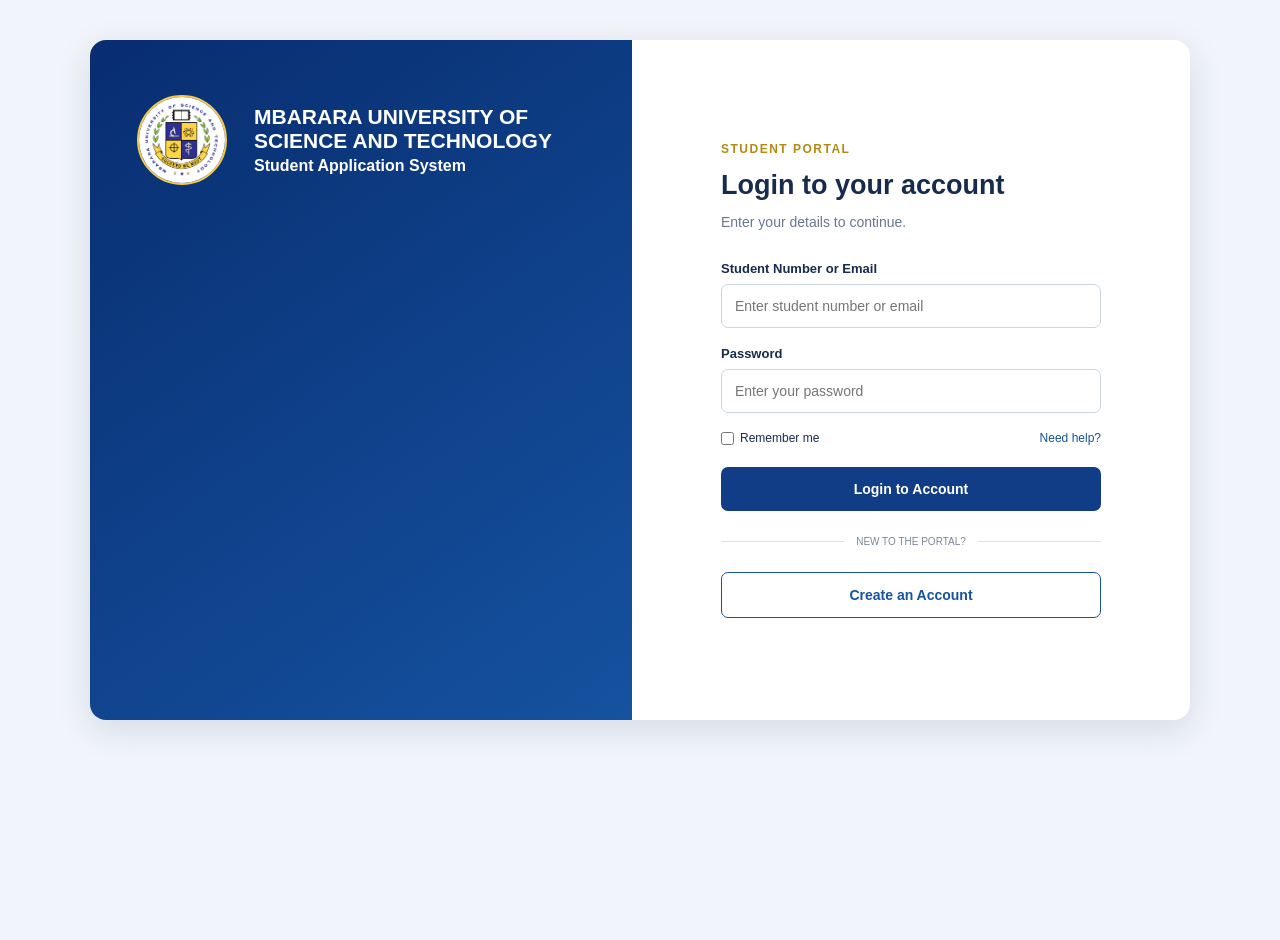
<file: index.html>
<!DOCTYPE html>
<html>
<head>
    <meta charset="UTF-8">
    <meta name="viewport" content="width=device-width, initial-scale=1.0">
    <title>Mbarara University of Science Application System | Login</title>
    <link rel="stylesheet" href="style.css">
</head>

<body>
    <main class="page-container">

        <section class="welcome-panel">
            <div class="brand">
                <img src ="MUST.jpg"
                alt ="MUST university Logo"
                class="brand-logo">
                <div>
                    <h2>MBARARA UNIVERSITY OF SCIENCE AND TECHNOLOGY</h2>
                    <p>Student Application System</p>
                </div>
            </div>
        </section>

        <section class="form-panel">
            <div class="form-content">
                <p class="eyebrow">STUDENT PORTAL</p>
                <h1>Login to your account</h1>
                <p class="subtitle">
                    Enter your details to continue.
                </p>

                <form id ="loginForm">
                    <div class="form-group">
                        <label for="student">Student Number or Email</label>
                        <input
                            type="text"
                            id="student"
                            name="student"
                            placeholder="Enter student number or email"
                            autocomplete="username"
                            required>
                    </div>

                    <div class="form-group">
                        <label for="password">Password</label>
                        <input
                            type="password"
                            id="password"
                            name="password"
                            placeholder="Enter your password"
                            autocomplete="current-password"
                            required>
                    </div>

                    <div class="form-options">
                        <label class="remember">
                            <input type="checkbox" name="remember">
                            Remember me
                        </label>

                        <a href="mailto:support@must.ac.ug">
                            Need help?
                        </a>
                    </div>

                    <button type="submit" class="btn-primary">
                        Login to Account
                    </button>
                </form>
                <p id="message"></p>

                <div class="separator">
                    <span>NEW TO THE PORTAL?</span>
                </div>

                <a href="Register.html" class="btn-secondary">
                    Create an Account
                </a>
            </div>
        </section>

    </main>
    <script src="script.js"></script>
</body>
</body>
</html>
</file>
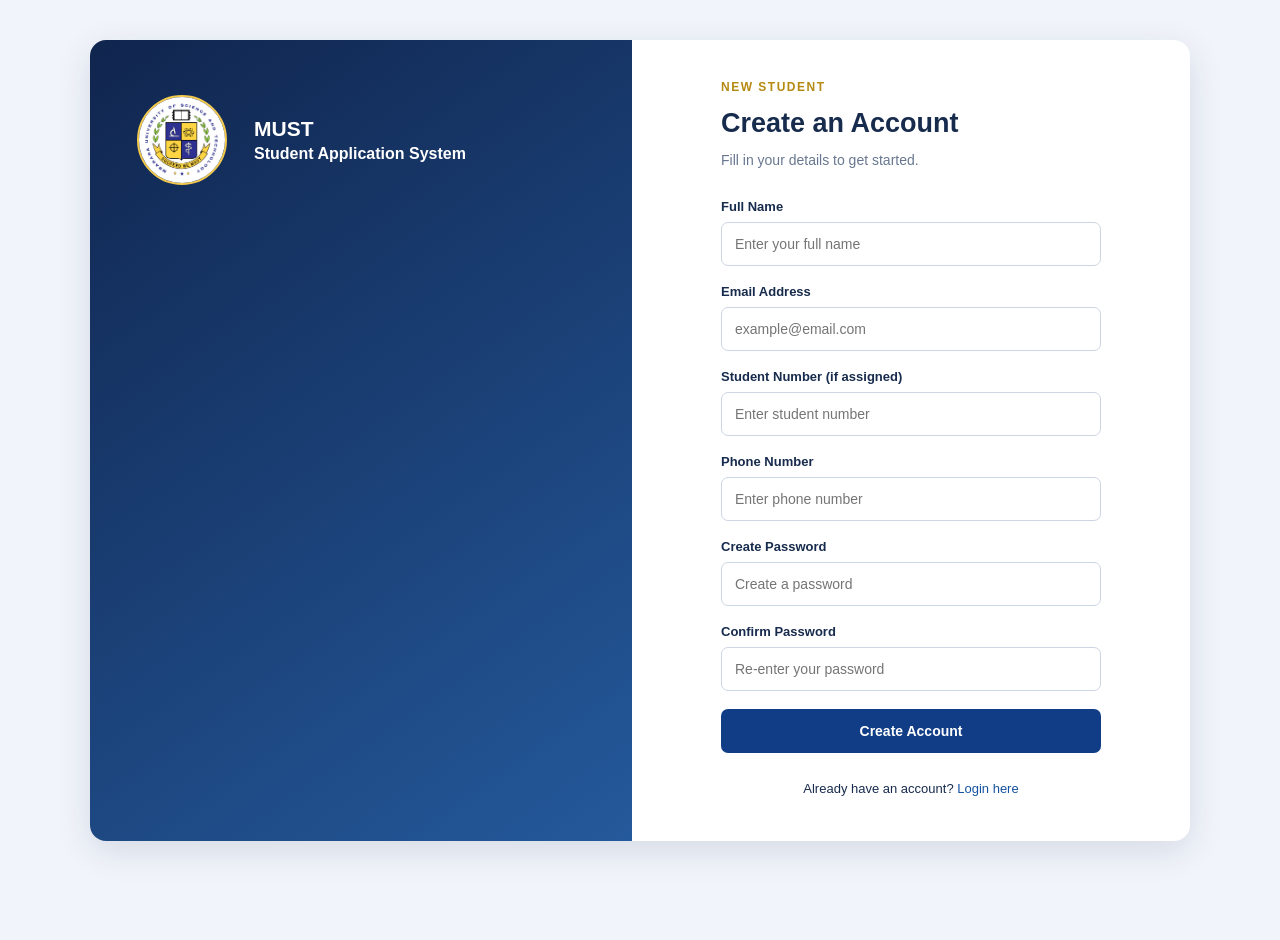
<file: Register.html>
<!DOCTYPE html>
<html>

<head>
    <meta charset="UTF-8">
    <meta name="viewport" content="width=device-width, initial-scale=1.0">

    <title>MUST Application System | Create Account</title>

    <link rel="stylesheet" href="style.css">
</head>

<body>

    <main class="page-container">

        <section class="welcome-panel register-welcome">

            <div class="brand">

                <img src="MUST.jpg"
                     alt="MUST University Logo"
                     class="brand-logo">

                <div>
                    <h2>MUST</h2>
                    <p>Student Application System</p>
                </div>

            </div>

        </section>

        <section class="form-panel">

            <div class="form-content">

                <p class="eyebrow">NEW STUDENT</p>

                <h1>Create an Account</h1>

                <p class="subtitle">
                    Fill in your details to get started.
                </p>

                <form id="registerForm">

                    <div class="form-group">
                        <label for="fullname">Full Name</label>

                        <input
                            type="text"
                            id="fullname"
                            name="fullname"
                            placeholder="Enter your full name"
                            autocomplete="name"
                            required>
                    </div>

                    <div class="form-group">
                        <label for="email">Email Address</label>

                        <input
                            type="email"
                            id="email"
                            name="email"
                            placeholder="example@email.com"
                            autocomplete="email"
                            required>
                    </div>

                    <div class="form-group">
                        <label for="regnumber">
                            Student Number (if assigned)
                        </label>

                        <input
                            type="text"
                            id="regnumber"
                            name="regnumber"
                            placeholder="Enter student number">
                    </div>

                    <div class="form-group">
                        <label for="phone">Phone Number</label>

                        <input
                            type="tel"
                            id="phone"
                            name="phone"
                            placeholder="Enter phone number"
                            autocomplete="tel"
                            required>
                    </div>

                    <div class="form-group">
                        <label for="newpassword">Create Password</label>

                        <input
                            type="password"
                            id="newpassword"
                            name="newpassword"
                            placeholder="Create a password"
                            autocomplete="new-password"
                            minlength="8"
                            required>
                    </div>

                    <div class="form-group">
                        <label for="confirm">Confirm Password</label>

                        <input
                            type="password"
                            id="confirm"
                            name="confirm"
                            placeholder="Re-enter your password"
                            autocomplete="new-password"
                            minlength="8"
                            required>
                    </div>

                    <button type="submit" class="btn-primary">
                        Create Account
                    </button>

                </form>

                <p id="registerMessage"></p>

                <p class="login-prompt">
                    Already have an account?
                    <a href="index.html">Login here</a>
                </p>

            </div>

        </section>

    </main>

    <script src="script.js"></script>

</body>
</html>
</file>
<file: style.css>
/* 1. Basic page settings */
* {
    box-sizing: border-box;
    margin: 0;
    padding: 0;
}

body {
    font-family: Arial, sans-serif;
    background-color: #f1f4fa;
    color: #172b4d;
    min-height: 100vh;
}

/* 2. Main layout */
.page-container {
    display: flex;
    width: 100%;
    max-width: 1100px;
    min-height: 680px;
    margin: 40px auto;
    background-color: white;
    border-radius: 16px;
    overflow: hidden;
    box-shadow: 0 10px 35px rgba(20, 40, 80, 0.12);
}

/* 3. Left welcome panel */
.welcome-panel {
    flex: 1;
    background: linear-gradient(145deg, #082d70, #1552a0);
    color: white;
    padding: 40px 32px;
    display: flex;
    flex-direction: column;
    justify-content: space-between;
}

.register-welcome {
    background: linear-gradient(145deg, #10254e, #24599b);
}

/* 4. University branding */
.brand {
    display: flex;
    align-items: center;
    gap: 12px;
}

.brand-logo {
    width: 90px;
    height: 90px;
    object-fit: contain;
    margin: 15px;
    border: 2px solid #f2c94c;
    border-radius: 50%;
    display: flex;
    justify-content: center;
    align-items: center;
    color: #f2c94c;
    font-size: 25px;
    font-weight: bold;
}

.brand h2 {
    font-size: 21px;
}

.brand p {
    font-size: 16px;
    font-weght: bold;
    margin-top: 4px;
}

/* 5. Welcome message */
.welcome-text {
    margin: 45px 0;
}

.eyebrow {
    color: #b48a12;
    font-size: 12px;
    font-weight: bold;
    letter-spacing: 1.5px;
    margin-bottom: 14px;
}

.welcome-panel .eyebrow {
    color: #f2c94c;
}

.welcome-text h1 {
    font-size: 36px;
    line-height: 1.2;
    margin-bottom: 18px;
}

.welcome-text > p:last-child {
    font-size: 15px;
    line-height: 1.8;
}

.panel-footer {
    font-size: 12px;
    color: #d9e5ff;
}

/* 6. Right form panel */
.form-panel {
    flex: 1;
    display: flex;
    align-items: center;
    justify-content: center;
    padding: 40px;
}

.form-content {
    width: 100%;
    max-width: 380px;
}

.form-content h1 {
    font-size: 27px;
    margin-bottom: 10px;
}

.subtitle {
    color: #68778f;
    font-size: 14px;
    margin-bottom: 28px;
    line-height: 1.6;
}

/* 7. Form fields */
.form-group {
    margin-bottom: 18px;
}

.form-group label {
    display: block;
    font-size: 13px;
    font-weight: bold;
    margin-bottom: 8px;
}

.form-group input {
    width: 100%;
    padding: 13px;
    border: 1px solid #ccd5e3;
    border-radius: 7px;
    font-size: 14px;
    outline: none;
}

.form-group input:focus {
    border-color: #1552a0;
    box-shadow: 0 0 0 3px rgba(21, 82, 160, 0.12);
}

/* 8. Remember me and help link */
.form-options {
    display: flex;
    align-items: center;
    justify-content: space-between;
    gap: 10px;
    margin: 5px 0 22px;
    font-size: 12px;
}

.remember {
    display: flex;
    align-items: center;
    gap: 6px;
}

a {
    color: #1552a0;
    text-decoration: none;
}

a:hover {
    text-decoration: underline;
}

/* 9. Buttons */
.btn-primary,
.btn-secondary {
    width: 100%;
    display: block;
    text-align: center;
    padding: 14px;
    border-radius: 7px;
    font-size: 14px;
    font-weight: bold;
    cursor: pointer;
}

.btn-primary {
    background-color: #103d85;
    color: white;
    border: none;
}

.btn-primary:hover {
    background-color: #082d70;
}

.btn-secondary {
    border: 1px solid #1552a0;
    color: #1552a0;
    background-color: white;
}

.btn-secondary:hover {
    background-color: #edf3ff;
    text-decoration: none;
}

/* 10. Login and account links */
.separator {
    display: flex;
    align-items: center;
    gap: 12px;
    margin: 25px 0;
    color: #7a8799;
    font-size: 10px;
}

.separator::before,

.separator::after {
    content: "";
    flex: 1;
    height: 1px;
    background-color: #dce2ec;
}

.login-prompt {
    text-align: center;
    margin-top: 24px;
    font-size: 13px;
    line-height: 1.8;
}

.small-note {
    text-align: center;
    color: #7a8799;
    font-size: 11px;
    margin-top: 25px;
}

/* 11. Mobile phone layout */
@media (max-width: 760px) {
    .page-container {
        flex-direction: column;
        margin: 0;
        border-radius: 0;
        min-height: 100vh;
    }

    .welcome-panel {
        padding: 25px;
    }

    .welcome-text {
        margin: 30px 0;
    }

    .welcome-text h1 {
        font-size: 28px;
    }

    .panel-footer {
        margin-top: 10px;
    }

    .form-panel {
        padding: 30px 22px;
    }
}
.brand p{
    font-weight: 900 !important;
    -webkit-text-stroke; 0.5px;
}
</file>
